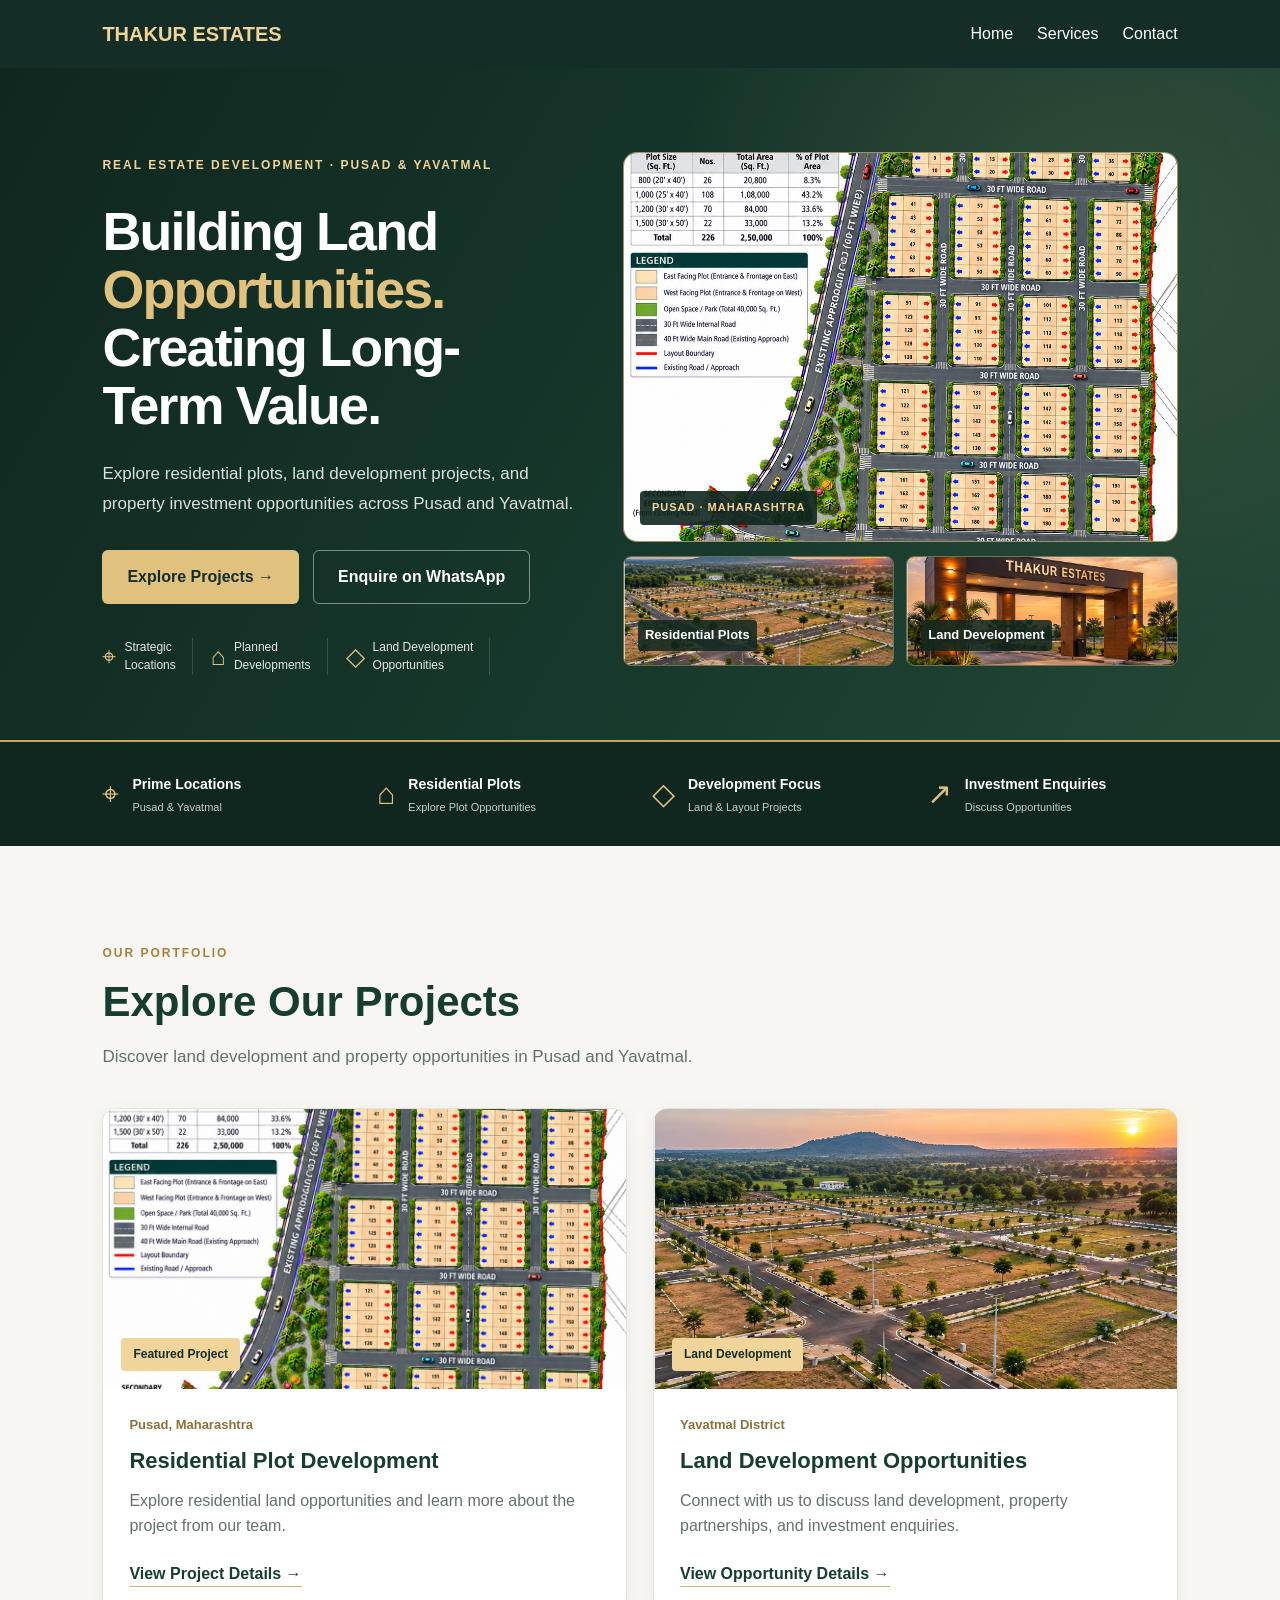
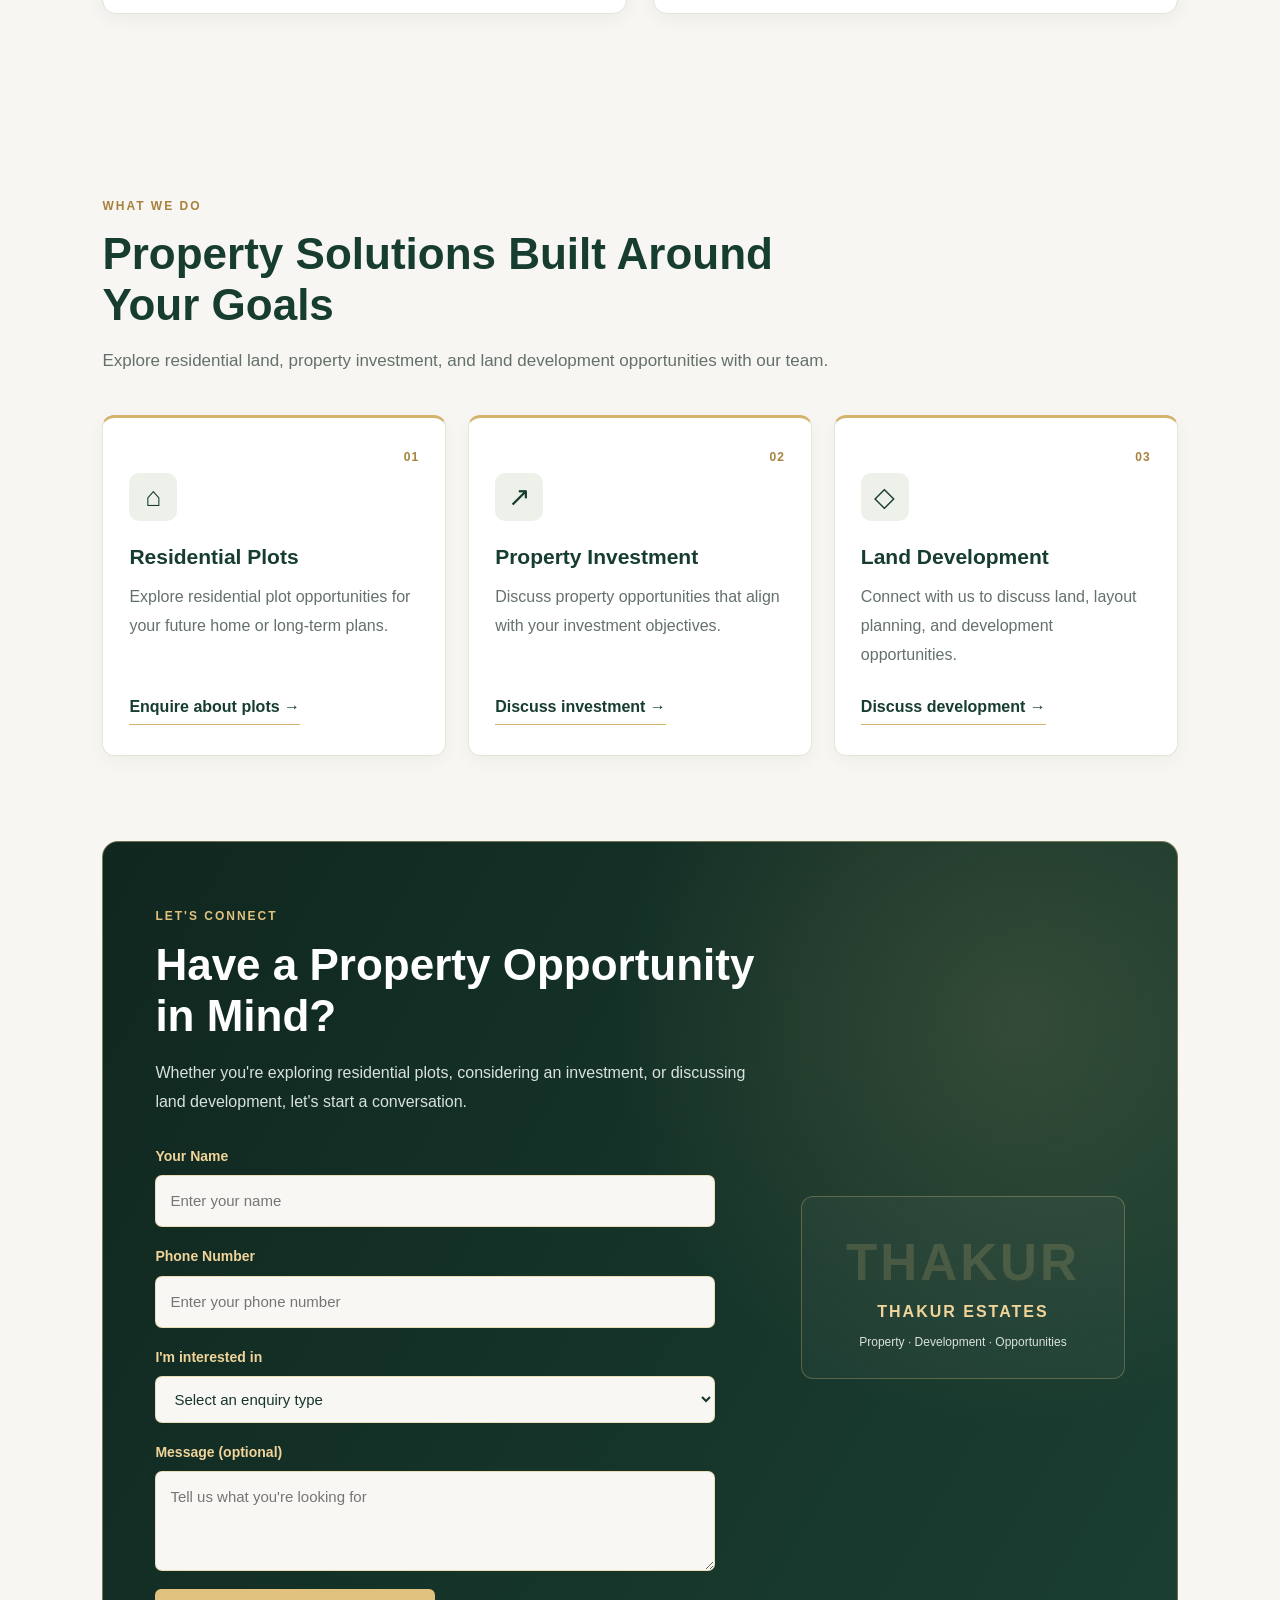
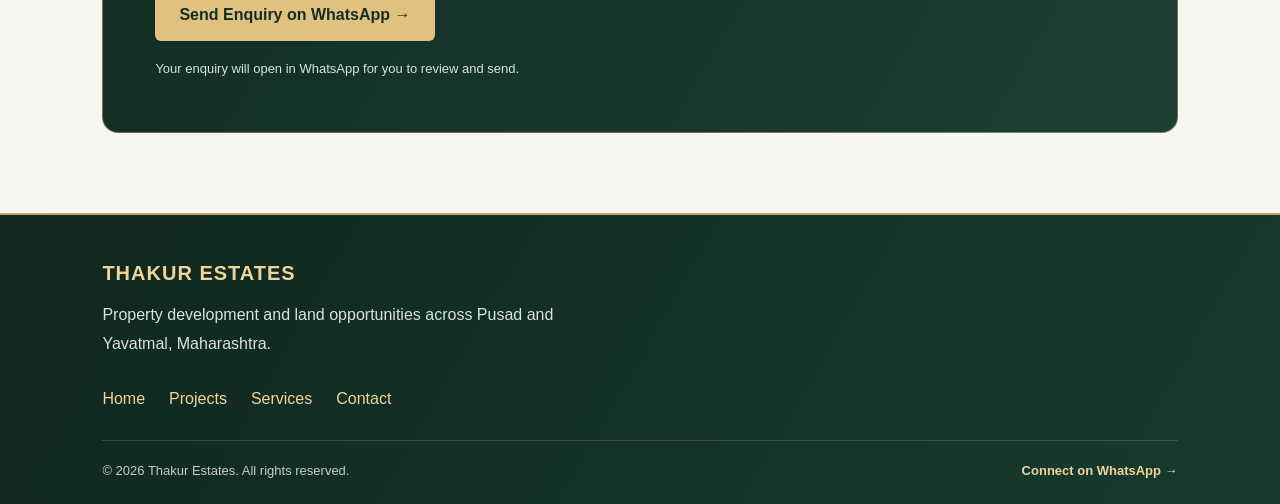
<file: index.html>
<!DOCTYPE html>
<html lang="en">
<head>
  <meta charset="UTF-8">
  <meta name="viewport" content="width=device-width, initial-scale=1.0">
  <title>Thakur Estates | Real Estate</title>
  <link rel="stylesheet" href="style.css">
</head>
<body>

  <header>
    <nav>
      <a href="#" class="logo">THAKUR ESTATES</a>

      <div class="nav-links">
        <a href="#home">Home</a>
        <a href="#services">Services</a>
        <a href="#contact">Contact</a>
      </div>
    </nav>
  </header>

  <main>
    

<section id="home" class="hero">
  <div class="hero-content">
    <p class="eyebrow">REAL ESTATE DEVELOPMENT · PUSAD & YAVATMAL</p>

    <h1>
      Building Land
      <span>Opportunities.</span>
      Creating Long-Term Value.
    </h1>

    <p class="hero-text">
      Explore residential plots, land development projects, and
      property investment opportunities across Pusad and Yavatmal.
    </p>

    <div class="hero-actions">
      <a class="button" href="#projects">Explore Projects →</a>

      <a
        class="button button-outline"
        href="https://wa.me/917776064111?text=Hello%2C%20I%20would%20like%20to%20know%20about%20your%20real%20estate%20projects."
        target="_blank"
        rel="noopener noreferrer"
      >
        Enquire on WhatsApp
      </a>
    </div>

    <div class="hero-highlights">
      <div class="hero-highlight">
        <span class="highlight-symbol">⌖</span>
        <span>Strategic<br>Locations</span>
      </div>

      <div class="hero-highlight">
        <span class="highlight-symbol">⌂</span>
        <span>Planned<br>Developments</span>
      </div>

      <div class="hero-highlight">
        <span class="highlight-symbol">◇</span>
        <span>Land Development<br>Opportunities</span>
      </div>
    </div>
  </div>

  <div class="hero-visual">
    <div class="hero-main-image">
      <img
        class="project-plan-image"
        src="images/pusad-project.jpg.png"
        alt="Property development photograph in Pusad"
      />
      <span class="image-caption">PUSAD · MAHARASHTRA</span>
    </div>

    
<div class="hero-gallery">
  <div class="gallery-card gallery-placeholder-one">
    <img
      src="images/project-aerial.jpg"
      alt="Illustrative aerial view of a residential plotted development"
    />
    <span>Residential Plots</span>
  </div>

  <div class="gallery-card gallery-placeholder-two">
    <img
      src="images/project-entrance.jpg"
      alt="Illustrative real estate development entrance"
    />
    <span>Land Development</span>
  </div>
</div>

  </div>
</section>

<section class="hero-feature-strip">
  <div class="feature-item">
    <span class="feature-icon">⌖</span>
    <div>
      <h3>Prime Locations</h3>
      <p>Pusad & Yavatmal</p>
    </div>
  </div>

  <div class="feature-item">
    <span class="feature-icon">⌂</span>
    <div>
      <h3>Residential Plots</h3>
      <p>Explore Plot Opportunities</p>
    </div>
  </div>

  <div class="feature-item">
    <span class="feature-icon">◇</span>
    <div>
      <h3>Development Focus</h3>
      <p>Land & Layout Projects</p>
    </div>
  </div>

  <div class="feature-item">
    <span class="feature-icon">↗</span>
    <div>
      <h3>Investment Enquiries</h3>
      <p>Discuss Opportunities</p>
    </div>
  </div>
</section>



<section id="projects" class="projects">
  <div class="section-heading">
    <p class="eyebrow">OUR PORTFOLIO</p>
    <h2>Explore Our Projects</h2>
    <p>
      Discover land development and property opportunities
      in Pusad and Yavatmal.
    </p>
  </div>

  <div class="project-list">
    <article class="project-card">
      <div class="project-image">
  <img
    src="images/pusad-project.jpg.png"
    alt="Residential plot development in Pusad"
  >
  <span class="project-badge">Featured Project</span>
</div>

      <div class="project-content">
        <p class="project-location">Pusad, Maharashtra</p>
        <h3>Residential Plot Development</h3>
        <p>
          Explore residential land opportunities and learn
          more about the project from our team.
        </p>

        
        <a class="project-link" href="project-pusad.html">
          View Project Details →
        </a>

      </div>
    </article>

    <article class="project-card">
      

    <div class="project-image project-image-two">
    <img
    src="images/project-aerial.jpg"
    alt="Illustrative aerial view of a plotted land development"
    >
    <span class="project-badge">Land Development</span>
    </div>


      <div class="project-content">
        <p class="project-location">Yavatmal District</p>
        <h3>Land Development Opportunities</h3>
        <p>
          Connect with us to discuss land development,
          property partnerships, and investment enquiries.
        </p>

        
        <a class="project-link" href="land-development.html">
        View Opportunity Details →
        </a>

      </div>
    </article>
  </div>
</section>

<section id="services" class="services">
  <div class="section-heading">
    <p class="eyebrow">WHAT WE DO</p>
    <h2>Property Solutions Built Around Your Goals</h2>
    <p>
      Explore residential land, property investment, and
      land development opportunities with our team.
    </p>
  </div>

  <div class="service-list">
    <article class="service-card">
      <span class="service-number">01</span>
      <div class="service-icon">⌂</div>
      <h3>Residential Plots</h3>
      <p>
        Explore residential plot opportunities for your
        future home or long-term plans.
      </p>
      <a
        class="service-link"
        href="https://wa.me/917776064111?text=Hello%2C%20I%20am%20interested%20in%20residential%20plots."
        target="_blank"
        rel="noopener noreferrer"
      >
        Enquire about plots →
      </a>
    </article>

    <article class="service-card">
      <span class="service-number">02</span>
      <div class="service-icon">↗</div>
      <h3>Property Investment</h3>
      <p>
        Discuss property opportunities that align with
        your investment objectives.
      </p>
      <a
        class="service-link"
        href="https://wa.me/917776064111?text=Hello%2C%20I%20would%20like%20to%20discuss%20property%20investment%20opportunities."
        target="_blank"
        rel="noopener noreferrer"
      >
        Discuss investment →
      </a>
    </article>

    <article class="service-card">
      <span class="service-number">03</span>
      <div class="service-icon">◇</div>
      <h3>Land Development</h3>
      <p>
        Connect with us to discuss land, layout planning,
        and development opportunities.
      </p>
      <a
        class="service-link"
        href="https://wa.me/917776064111?text=Hello%2C%20I%20would%20like%20to%20discuss%20land%20development."
        target="_blank"
        rel="noopener noreferrer"
      >
        Discuss development →
      </a>
    </article>
  </div>
</section>

<section id="contact" class="contact">
  <div class="contact-content">
    <p class="eyebrow">LET'S CONNECT</p>
    <h2>Have a Property Opportunity in Mind?</h2>
    <p>
      Whether you're exploring residential plots, considering
      an investment, or discussing land development, let's
      start a conversation.
    </p>

    <form id="enquiry-form" class="enquiry-form">
      <div class="form-group">
        <label for="enquiry-name">Your Name</label>
        <input
          type="text"
          id="enquiry-name"
          name="name"
          placeholder="Enter your name"
          required
        />
      </div>

      <div class="form-group">
        <label for="enquiry-phone">Phone Number</label>
        <input
          type="tel"
          id="enquiry-phone"
          name="phone"
          placeholder="Enter your phone number"
          inputmode="tel"
          pattern="[0-9+() -]{8,20}"
          required
        />
      </div>

      <div class="form-group">
        <label for="enquiry-type">I'm interested in</label>
        <select id="enquiry-type" name="interest" required>
          <option value="">Select an enquiry type</option>
          <option value="Residential Plots">Residential Plots</option>
          <option value="Property Investment">Property Investment</option>
          <option value="Land Development">Land Development</option>
          <option value="Joint Development Partnership">
            Joint Development Partnership
          </option>
          <option value="Other Property Enquiry">Other</option>
        </select>
      </div>

      <div class="form-group">
        <label for="enquiry-message">Message (optional)</label>
        <textarea
          id="enquiry-message"
          name="message"
          rows="3"
          placeholder="Tell us what you're looking for"
        ></textarea>
      </div>

      <button type="submit" class="button contact-button">
        Send Enquiry on WhatsApp →
      </button>
      <p class="form-note">
        Your enquiry will open in WhatsApp for you to review and send.
      </p>
    </form>
  </div>

  <div class="contact-side">
    <span class="contact-decoration">THAKUR</span>
    <p>THAKUR ESTATES</p>
    <span>Property · Development · Opportunities</span>
  </div>
</section>


<footer class="site-footer">
  <div class="footer-main">
    <a href="#home" class="footer-brand">THAKUR ESTATES</a>
    <p>
      Property development and land opportunities across
      Pusad and Yavatmal, Maharashtra.
    </p>
  </div>

  <div class="footer-links">
    <a href="#home">Home</a>
    <a href="#projects">Projects</a>
    <a href="#services">Services</a>
    <a href="#contact">Contact</a>
  </div>

  <div class="footer-bottom">
    <p>© 2026 Thakur Estates. All rights reserved.</p>
    <a
      href="https://wa.me/917776064111?text=Hello%2C%20I%20would%20like%20to%20contact%20Thakur%20Estates."
      target="_blank"
      rel="noopener noreferrer"
    >
      Connect on WhatsApp →
    </a>
  </div>
</footer>

  </main>



  <script src="script.js"></script>
</body>
</html>
</file>
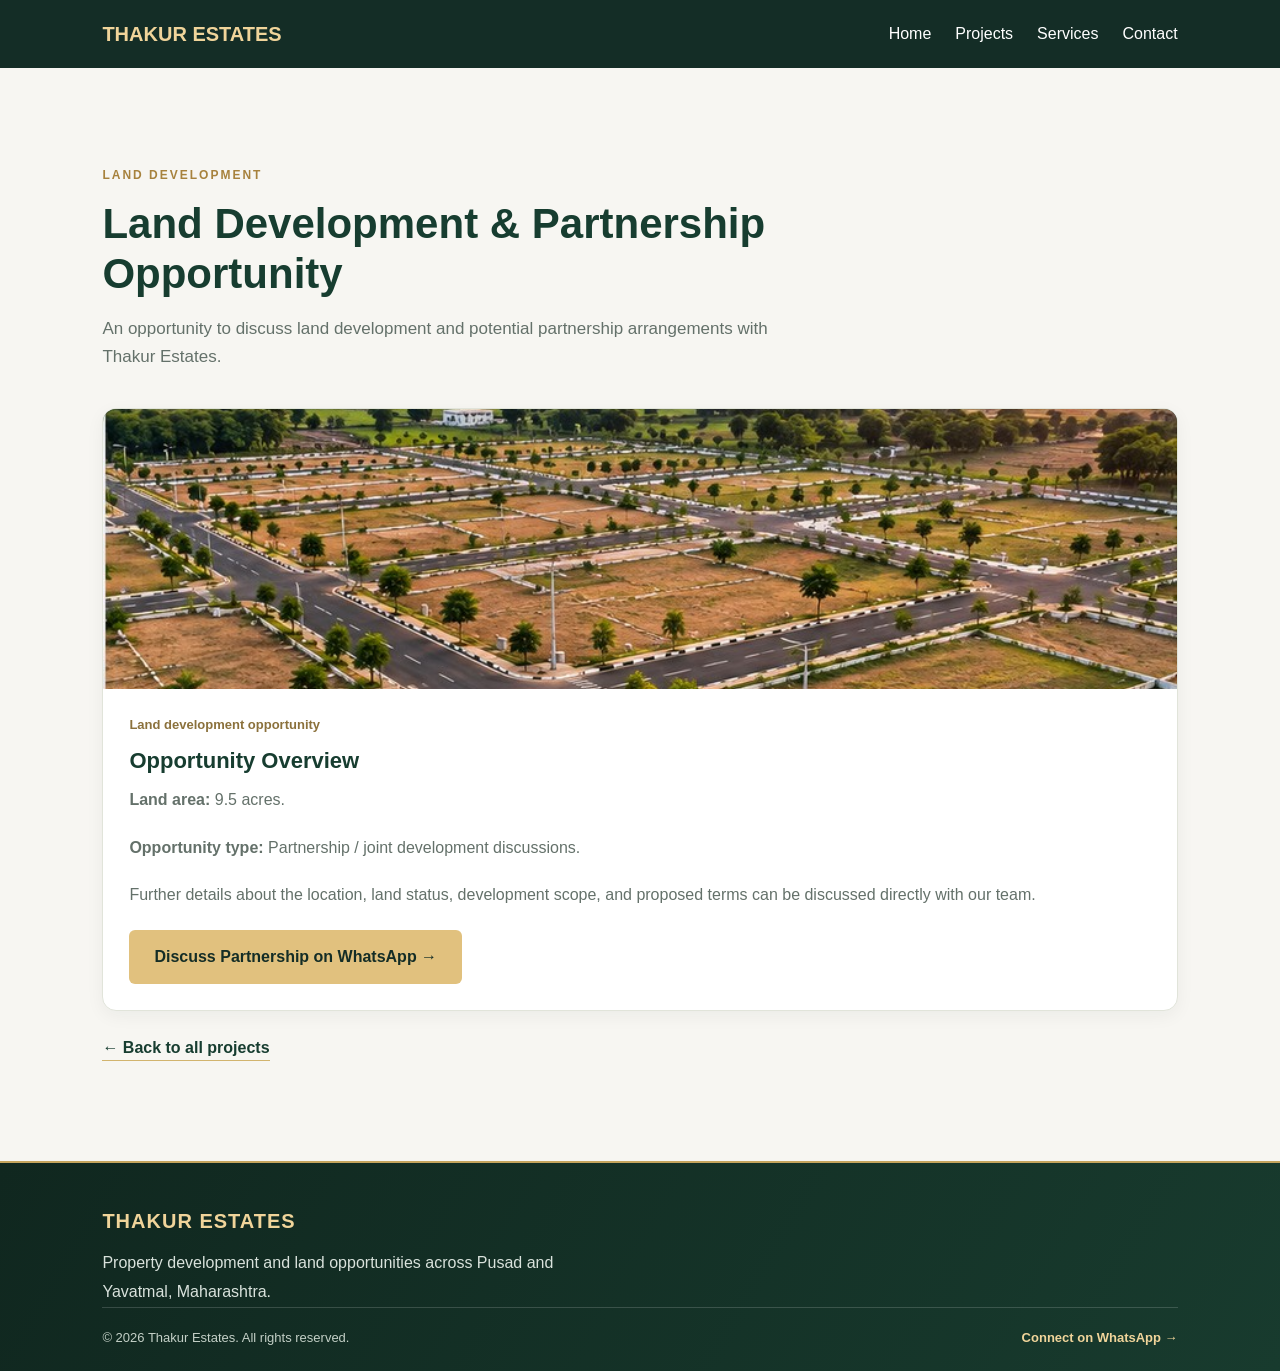
<file: land-development.html>
<!DOCTYPE html>
<html lang="en">
<head>
  <meta charset="UTF-8">
  <meta name="viewport" content="width=device-width, initial-scale=1.0">
  <meta name="description" content="Land development and partnership opportunity information from Thakur Estates.">
  <title>Land Development Opportunities | Thakur Estates</title>
  <link rel="stylesheet" href="style.css">
</head>
<body>

  <header>
    <nav>
      <a class="logo" href="index.html">THAKUR ESTATES</a>
      <div class="nav-links">
        <a href="index.html#home">Home</a>
        <a href="index.html#projects">Projects</a>
        <a href="index.html#services">Services</a>
        <a href="index.html#contact">Contact</a>
      </div>
    </nav>
  </header>

  <main>
    <section class="projects">
      <div class="section-heading">
        <p class="eyebrow">LAND DEVELOPMENT</p>
        <h2>Land Development & Partnership Opportunity</h2>
        <p>
          An opportunity to discuss land development and
          potential partnership arrangements with Thakur Estates.
        </p>
      </div>

      <article class="project-card">
        
<div class="project-image project-image-two">
  <a
    href="images/project-aerial.jpg"
    target="_blank"
    rel="noopener noreferrer"
    aria-label="Open the full land development image"
  >
    <img
      src="images/project-aerial.jpg"
      alt="Illustrative aerial view of plotted land development"
    >
  </a>
  <p class="image-hint">Click image to view full size ↗</p>
</div>


        <div class="project-content">
          <p class="project-location">Land development opportunity</p>
          <h3>Opportunity Overview</h3>

          <p>
            <strong>Land area:</strong> 9.5 acres.
          </p>

          <p>
            <strong>Opportunity type:</strong>
            Partnership / joint development discussions.
          </p>

          <p>
            Further details about the location, land status,
            development scope, and proposed terms can be
            discussed directly with our team.
          </p>

          <a
            class="button"
            href="https://wa.me/917776064111?text=Hello%2C%20I%20would%20like%20to%20discuss%20the%209.5-acre%20land%20development%20partnership%20opportunity."
            target="_blank"
            rel="noopener noreferrer"
          >
            Discuss Partnership on WhatsApp →
          </a>
        </div>
      </article>

      <p style="margin-top: 24px;">
        <a class="project-link" href="index.html#projects">
          ← Back to all projects
        </a>
      </p>
    </section>
  </main>

  <footer class="site-footer">
    <div class="footer-main">
      <a href="index.html" class="footer-brand">THAKUR ESTATES</a>
      <p>Property development and land opportunities across Pusad and Yavatmal, Maharashtra.</p>
    </div>
    <div class="footer-bottom">
      <p>© 2026 Thakur Estates. All rights reserved.</p>
      <a
        href="https://wa.me/917776064111?text=Hello%2C%20I%20would%20like%20to%20contact%20Thakur%20Estates."
        target="_blank"
        rel="noopener noreferrer"
      >Connect on WhatsApp →</a>
    </div>
  </footer>

</body>
</html>
</file>
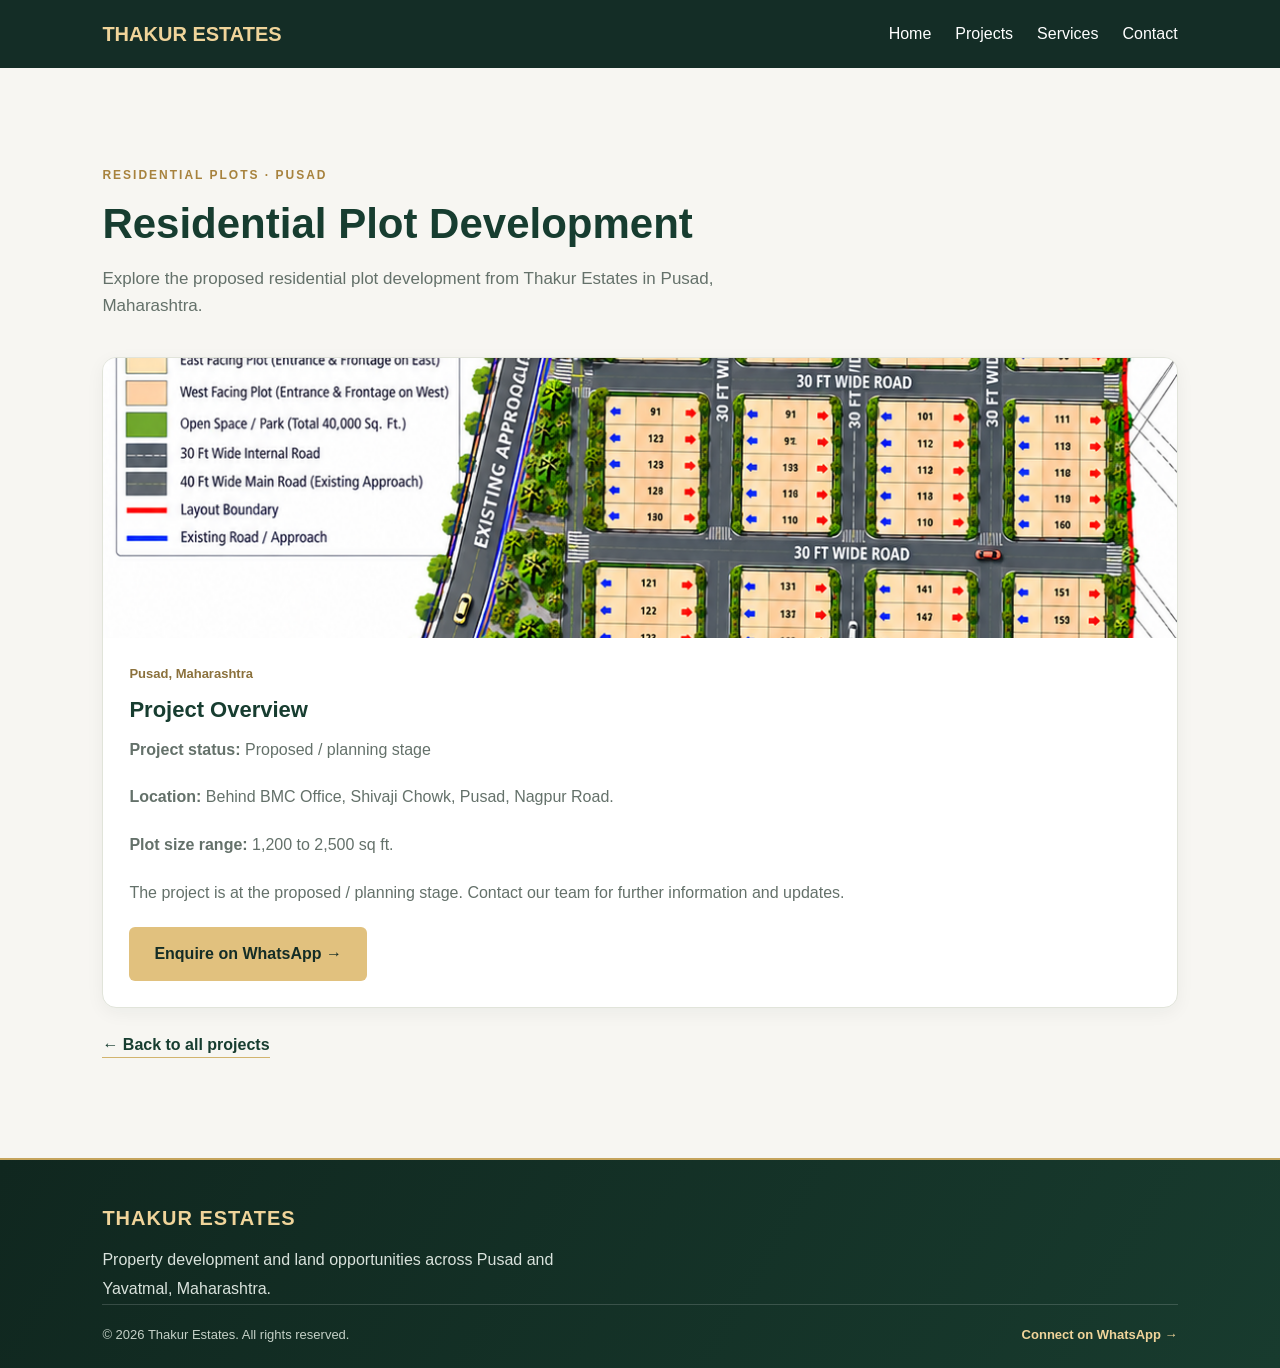
<file: project-pusad.html>
<!DOCTYPE html>
<html lang="en">
<head>
  <meta charset="UTF-8">
  <meta name="viewport" content="width=device-width, initial-scale=1.0">
  <meta name="description" content="Residential plot project information in Pusad, Maharashtra, from Thakur Estates.">
  <title>Residential Plots in Pusad | Thakur Estates</title>
  <link rel="stylesheet" href="style.css">
</head>
<body>

  <header>
    <nav>
      <a class="logo" href="index.html">THAKUR ESTATES</a>
      <div class="nav-links">
        <a href="index.html#home">Home</a>
        <a href="index.html#projects">Projects</a>
        <a href="index.html#services">Services</a>
        <a href="index.html#contact">Contact</a>
      </div>
    </nav>
  </header>

  <main>
    <section class="projects">
      <div class="section-heading">
        <p class="eyebrow">RESIDENTIAL PLOTS · PUSAD</p>
        <h2>Residential Plot Development</h2>
        <p>
          Explore the proposed residential plot development
          from Thakur Estates in Pusad, Maharashtra.
        </p>
      </div>

      <article class="project-card">
        
<div class="project-image project-plan-container">
  <a
    href="images/pusad-project.jpg.png"
    target="_blank"
    rel="noopener noreferrer"
    aria-label="Open the complete Pusad residential layout plan"
  >
    <img
      class="project-plan-image"
      src="images/pusad-project.jpg.png"
      alt="Residential plot layout plan in Pusad. Click to view the full image."
    >
  </a>
  <p class="image-hint">Click the layout plan to view the full image ↗</p>
</div>


        <div class="project-content">
          <p class="project-location">Pusad, Maharashtra</p>
          <h3>Project Overview</h3>

          <p>
            <strong>Project status:</strong>
            Proposed / planning stage
          </p>

          <p>
            <strong>Location:</strong>
            Behind BMC Office, Shivaji Chowk, Pusad, Nagpur Road.
          </p>

          <p>
            <strong>Plot size range:</strong>
            1,200 to 2,500 sq ft.
          </p>

          <p>
            The project is at the proposed / planning stage.
            Contact our team for further information and updates.
          </p>

          <a
            class="button"
            href="https://wa.me/917776064111?text=Hello%2C%20I%20am%20interested%20in%20the%20proposed%20Pusad%20residential%20plot%20project.%20Please%20share%20further%20details."
            target="_blank"
            rel="noopener noreferrer"
          >
            Enquire on WhatsApp →
          </a>
        </div>
      </article>

      <p style="margin-top: 24px;">
        <a class="project-link" href="index.html#projects">
          ← Back to all projects
        </a>
      </p>
    </section>
  </main>

  <footer class="site-footer">
    <div class="footer-main">
      <a href="index.html" class="footer-brand">THAKUR ESTATES</a>
      <p>Property development and land opportunities across Pusad and Yavatmal, Maharashtra.</p>
    </div>
    <div class="footer-bottom">
      <p>© 2026 Thakur Estates. All rights reserved.</p>
      <a
        href="https://wa.me/917776064111?text=Hello%2C%20I%20would%20like%20to%20contact%20Thakur%20Estates."
        target="_blank"
        rel="noopener noreferrer"
      >Connect on WhatsApp →</a>
    </div>
  </footer>

</body>
</html>
</file>
<file: style.css>
/* BASIC RESET */
* {
  box-sizing: border-box;
}

body {
  margin: 0;
  font-family: Arial, sans-serif;
  color: #24332d;
  background-color: #f7f6f2;
  line-height: 1.6;
}

/* NAVIGATION */
header {
  background-color: #142d26;
  padding: 18px 8%;
}

nav {
  display: flex;
  justify-content: space-between;
  align-items: center;
  gap: 20px;
}

.logo {
  color: #f0d49a;
  text-decoration: none;
  font-size: 20px;
  font-weight: bold;
}

.nav-links {
  display: flex;
  gap: 24px;
}

.nav-links a {
  color: white;
  text-decoration: none;
}

.nav-links a:hover {
  color: #f0d49a;
}

/* HERO SECTION */
.hero {
  display: grid;
  grid-template-columns: minmax(0, 0.92fr) minmax(0, 1.08fr);
  align-items: center;
  gap: 48px;
  position: relative;
  overflow: hidden;
  padding: 75px 8% 65px;
  color: white;
  background:
    radial-gradient(circle at 85% 25%, rgba(225, 193, 126, 0.12), transparent 35%),
    linear-gradient(120deg, #10271f, #183b2e 65%, #244735);
  border-bottom: 2px solid #c5a45d;
}


.hero-content {
  min-width: 0;
  max-width: 650px;
}

.eyebrow {
  color: #f0d49a;
  font-size: 12px;
  font-weight: bold;
  letter-spacing: 2px;
  line-height: 1.8;
}


.hero h1 {
  max-width: 650px;
  margin: 25px 0;
  font-size: clamp(38px, 4.2vw, 64px);
  line-height: 1.08;
  letter-spacing: -1.8px;
}

.hero h1 span {
  display: block;
  color: #e1c17e;
}


.hero-text {
  max-width: 540px;
  color: #d9e2dc;
  font-size: 17px;
  line-height: 1.8;
  margin-bottom: 30px;
}


.hero-actions {
  display: flex;
  flex-wrap: wrap;
  gap: 14px;
  align-items: center;
}

.hero-highlights {
  display: flex;
  flex-wrap: wrap;
  gap: 18px;
  margin-top: 34px;
}

.hero-highlight {
  display: flex;
  align-items: center;
  gap: 8px;
  padding-right: 16px;
  color: #e5e9e5;
  font-size: 12px;
  line-height: 1.5;
  border-right: 1px solid rgba(255, 255, 255, 0.15);
}

.highlight-symbol {
  color: #e1c17e;
  font-size: 25px;
}

.hero-visual {
  min-width: 0;
}

.hero-main-image {
  height: 390px;
  position: relative;
  overflow: hidden;
  border: 1px solid rgba(225, 193, 126, 0.65);
  border-radius: 14px;
  background: #243f32;
}

.hero-main-image img {
  display: block;
  width: 100%;
  height: 100%;
  object-fit: cover;
  object-position: center;
}

.image-caption {
  position: absolute;
  left: 16px;
  bottom: 16px;
  padding: 8px 12px;
  border-radius: 4px;
  background: rgba(16, 39, 31, 0.9);
  color: #f0d49a;
  font-size: 11px;
  font-weight: bold;
  letter-spacing: 1px;
}

.hero-gallery {
  display: grid;
  grid-template-columns: 1fr 1fr;
  gap: 12px;
  margin-top: 14px;
}


.gallery-card {
  position: relative;
  display: flex;
  align-items: flex-end;
  min-height: 110px;
  padding: 14px;
  overflow: hidden;
  border: 1px solid rgba(225, 193, 126, 0.4);
  border-radius: 8px;
  color: white;
  font-size: 13px;
  font-weight: bold;
}

.gallery-card img {
  position: absolute;
  inset: 0;
  width: 100%;
  height: 100%;
  object-fit: cover;
}

.gallery-card span {
  position: relative;
  z-index: 1;
  padding: 5px 7px;
  border-radius: 4px;
  background: rgba(16, 39, 31, 0.85);
}


/* FEATURE STRIP */
.hero-feature-strip {
  display: grid;
  grid-template-columns: repeat(4, minmax(0, 1fr));
  gap: 24px;
  padding: 28px 8%;
  background: #10271f;
  color: white;
}

.feature-item {
  display: flex;
  align-items: center;
  gap: 13px;
  min-width: 0;
}

.feature-icon {
  color: #e1c17e;
  font-size: 30px;
}

.feature-item h3 {
  margin: 0 0 4px;
  font-size: 14px;
}

.feature-item p {
  margin: 0;
  color: #c4d0c7;
  font-size: 11px;
  line-height: 1.5;
}

/* TABLET */
@media (max-width: 1000px) {
  .hero {
    grid-template-columns: 1fr;
    gap: 36px;
    padding: 60px 6%;
  }

  .hero-content {
    max-width: 760px;
  }

  .hero-main-image {
    height: 360px;
  }

  .hero-feature-strip {
    grid-template-columns: repeat(2, minmax(0, 1fr));
    padding: 28px 6%;
  }
}

/* MOBILE */
@media (max-width: 700px) {
  .hero {
    padding: 48px 5%;
    gap: 28px;
  }

  .hero h1 {
    font-size: clamp(36px, 9vw, 48px);
    letter-spacing: -1px;
  }

  .hero-text {
    font-size: 16px;
  }

  .hero-actions {
    align-items: stretch;
  }

  .hero-actions .button {
    width: 100%;
  }

  .hero-highlights {
    gap: 12px;
  }

  .hero-highlight {
    padding-right: 10px;
    font-size: 11px;
  }

  .hero-main-image {
    height: 260px;
  }

  .gallery-card {
    min-height: 90px;
    padding: 10px;
    font-size: 12px;
  }

  .hero-feature-strip {
    grid-template-columns: 1fr 1fr;
    gap: 22px 14px;
    padding: 26px 5%;
  }

  .feature-item {
    gap: 8px;
  }

  .feature-icon {
    font-size: 24px;
  }

  .feature-item h3 {
    font-size: 12px;
  }

  .feature-item p {
    font-size: 10px;
  }
}get sta

/* BUTTONS */

.button:hover {
  background-color: #f0d49a;
  transform: translateY(-2px);
}

.button-outline {
  color: white;
  background-color: transparent;
  border-color: rgba(255, 255, 255, 0.45);
}

.button-outline:hover {
  color: #142d26;
  background-color: white;
}


/* BUTTONS */
.button {
  display: inline-flex;
  align-items: center;
  justify-content: center;
  min-height: 48px;
  padding: 13px 24px;
  border: 1px solid transparent;
  border-radius: 6px;
  background-color: #e1c17e;
  color: #142d26;
  font-weight: bold;
  text-decoration: none;
  transition: background-color 0.2s ease, transform 0.2s ease;
}

.button:hover {
  background-color: #f0d49a;
  transform: translateY(-2px);
}

.button-outline {
  color: white;
  background-color: transparent;
  border-color: rgba(255, 255, 255, 0.45);
}

.button-outline:hover {
  color: #142d26;
  background-color: white;
}


.button:hover {
  background-color: #f0d49a;
}

/* PROJECT PORTFOLIO */
.projects {
  padding: 85px 8%;
  background-color: #f7f6f2;
}

.section-heading {
  max-width: 680px;
  margin-bottom: 38px;
}

.section-heading .eyebrow {
  color: #a7823d;
  margin-bottom: 12px;
}

.section-heading h2 {
  color: #173d30;
  font-size: clamp(30px, 4vw, 42px);
  line-height: 1.2;
  margin: 0 0 16px;
}

.section-heading > p:last-child {
  color: #64716a;
  font-size: 17px;
  margin: 0;
}

.project-list {
  display: grid;
  grid-template-columns: repeat(2, minmax(0, 1fr));
  gap: 26px;
}


.project-card {
  overflow: hidden;
  background-color: #ffffff;
  border: 1px solid #e1e4da;
  border-radius: 14px;
  box-shadow: 0 5px 18px rgba(20, 45, 38, 0.05);
  transition: transform 0.25s ease, box-shadow 0.25s ease;
}

.project-card:hover {
  transform: translateY(-5px);
  box-shadow: 0 16px 35px rgba(20, 45, 38, 0.12);
}


/* Temporary visual panels until we add real project photos */

/* PROJECT IMAGE PANELS */

.project-image {
  position: relative;
  width: 100%;
  height: 280px;
  overflow: hidden;
  background-color: #e5e5dc;
}

.project-image img {
  display: block;
  width: 100%;
  height: 100%;
  object-fit: cover;
  object-position: center;
}

.project-image-two {
  background:
    radial-gradient(
      circle at 80% 20%,
      rgba(240, 212, 154, 0.28),
      transparent 35%
    ),
    linear-gradient(135deg, #536c5b, #243f32);
}

.project-card:hover .project-image img {
  transform: scale(1.02);
}

.project-badge {
  position: absolute;
  left: 18px;
  bottom: 18px;
  padding: 7px 12px;
  border-radius: 4px;
  background-color: #f0d49a;
  color: #142d26;
  font-size: 12px;
  font-weight: bold;
}

.project-content {
  padding: 26px;
}

.project-location {
  color: #8b713c;
  font-size: 13px;
  font-weight: bold;
  margin: 0 0 10px;
}

.project-content h3 {
  color: #173d30;
  font-size: 22px;
  line-height: 1.35;
  margin: 0 0 12px;
}

.project-content > p:not(.project-location) {
  color: #64716a;
  margin: 0 0 22px;
}

.project-link {
  color: #173d30;
  font-weight: bold;
  text-decoration: none;
  border-bottom: 1px solid #d2b46e;
  padding-bottom: 4px;
}

.project-link:hover {
  color: #98742e;
}


/* SERVICES */
.services {
  padding: 85px 8%;
  background-color: #f7f6f2;
}

.services h2,
.contact h2 {
  font-size: 32px;
  margin-top: 0;
}

.service-list {
  display: grid;
  grid-template-columns: repeat(3, minmax(0, 1fr));
  gap: 22px;
  margin-top: 32px;
}
.services .section-heading {
  max-width: 760px;
  margin-bottom: 38px;
}

.services .section-heading .eyebrow {
  color: #a7823d;
}

.services .section-heading h2 {
  color: #173d30;
  font-size: clamp(30px, 4vw, 44px);
  line-height: 1.15;
  margin: 0 0 16px;
}

.services .section-heading > p:last-child {
  color: #64716a;
  font-size: 17px;
  line-height: 1.8;
}

.service-list {
  display: grid;
  grid-template-columns: repeat(3, minmax(0, 1fr));
  gap: 22px;
  margin-top: 32px;
}

.service-card {
  position: relative;
  display: flex;
  flex-direction: column;
  align-items: flex-start;
  min-height: 310px;
  padding: 30px 26px;
  background: #ffffff;
  border: 1px solid #e5e5dc;
  border-top: 3px solid #d4b36c;
  border-radius: 12px;
  box-shadow: 0 5px 18px rgba(20, 45, 38, 0.04);
  transition: transform 0.25s ease, box-shadow 0.25s ease;
}

.service-card:hover {
  transform: translateY(-5px);
  box-shadow: 0 16px 35px rgba(20, 45, 38, 0.1);
}

.service-number {
  align-self: flex-end;
  color: #a7823d;
  font-size: 12px;
  font-weight: bold;
  letter-spacing: 1px;
}

.service-icon {
  display: grid;
  place-items: center;
  width: 48px;
  height: 48px;
  margin: 6px 0 22px;
  border-radius: 10px;
  background-color: #edf1e9;
  color: #173d30;
  font-size: 27px;
}

.service-card h3 {
  color: #173d30;
  font-size: 21px;
  line-height: 1.35;
  margin: 0 0 12px;
}

.service-card p {
  color: #64716a;
  line-height: 1.8;
  margin: 0 0 24px;
}

.service-link {
  margin-top: auto;
  color: #173d30;
  font-weight: bold;
  text-decoration: none;
  border-bottom: 1px solid #d2b46e;
  padding-bottom: 5px;
}

.service-link:hover {
  color: #98742e;
}



/* CONTACT */
.contact {
  display: grid;
  grid-template-columns: minmax(0, 1.5fr) minmax(0, 0.8fr);
  align-items: center;
  gap: 40px;
  margin: 0 8% 80px;
  padding: 52px;
  overflow: hidden;
  position: relative;
  background:
    radial-gradient(circle at 85% 20%, rgba(225, 193, 126, 0.14), transparent 35%),
    linear-gradient(120deg, #10271f, #1b4033);
  color: white;
  border: 1px solid rgba(225, 193, 126, 0.45);
  border-radius: 16px;
}

.contact-content {
  position: relative;
  z-index: 1;
}

.contact .eyebrow {
  color: #e1c17e;
}

.contact h2 {
  max-width: 650px;
  margin: 12px 0 18px;
  color: white;
  font-size: clamp(30px, 3.5vw, 44px);
  line-height: 1.15;
}

.contact-content > p:not(.eyebrow) {
  max-width: 600px;
  margin: 0 0 28px;
  color: #d9e2dc;
  font-size: 16px;
  line-height: 1.8;
}

.contact-button {
  background-color: #e1c17e;
  color: #142d26;
}

.contact-side {
  display: flex;
  flex-direction: column;
  align-items: center;
  justify-content: center;
  min-height: 180px;
  padding: 25px;
  border: 1px solid rgba(225, 193, 126, 0.3);
  border-radius: 12px;
  background: rgba(255, 255, 255, 0.035);
  text-align: center;
}

.contact-decoration {
  color: rgba(225, 193, 126, 0.18);
  font-size: clamp(32px, 4vw, 55px);
  font-weight: bold;
  letter-spacing: 3px;
}

.contact-side p {
  margin: -5px 0 8px;
  color: #f0d49a;
  font-weight: bold;
  letter-spacing: 2px;
}

.contact-side > span:last-child {
  color: #d9e2dc;
  font-size: 12px;
  line-height: 1.7;
}

@media (max-width: 700px) {
  .contact {
    grid-template-columns: 1fr;
    gap: 28px;
    margin: 0 5% 45px;
    padding: 30px 24px;
  }

  .contact-side {
    min-height: 145px;
  }
}


/* FOOTER */
.site-footer {
  padding: 42px 8% 22px;
  background: linear-gradient(120deg, #10271f, #183b2e);
  color: white;
  border-top: 2px solid #c5a45d;
}

.footer-main {
  max-width: 560px;
}

.footer-brand {
  display: inline-block;
  margin-bottom: 12px;
  color: #f0d49a;
  font-size: 20px;
  font-weight: bold;
  letter-spacing: 1px;
  text-decoration: none;
}

.footer-main p {
  max-width: 480px;
  margin: 0;
  color: #d9e2dc;
  line-height: 1.8;
}

.footer-links {
  display: flex;
  flex-wrap: wrap;
  gap: 24px;
  margin: 28px 0;
}

.footer-links a,
.footer-bottom a {
  color: #f0d49a;
  text-decoration: none;
}

.footer-links a:hover,
.footer-bottom a:hover {
  color: white;
}

.footer-bottom {
  display: flex;
  align-items: center;
  justify-content: space-between;
  gap: 18px;
  padding-top: 20px;
  border-top: 1px solid rgba(255, 255, 255, 0.16);
}

.footer-bottom p {
  margin: 0;
  color: #c4d0c7;
  font-size: 13px;
}

.footer-bottom a {
  font-size: 13px;
  font-weight: bold;
}

@media (max-width: 700px) {
  .site-footer {
    padding: 35px 5% 22px;
  }

  .footer-links {
    gap: 16px;
  }

  .footer-bottom {
    align-items: flex-start;
    flex-direction: column;
  }
}


/* MOBILE RESPONSIVENESS */

/* MOBILE RESPONSIVENESS */
@media (max-width: 700px) {
  header {
    padding: 18px 5%;
  }

  nav {
    align-items: flex-start;
    flex-direction: column;
  }

  .nav-links {
    gap: 18px;
    flex-wrap: wrap;
  }

  .hero {
    padding: 65px 5%;
  }

  .hero h1 {
    letter-spacing: -0.7px;
  }

  .hero-actions {
    align-items: stretch;
  }

  .hero-actions .button {
    width: 100%;
  }

  .projects {
    padding: 55px 5%;
  }

  .project-list {
    grid-template-columns: 1fr;
  }

  .project-image {
    height: 220px;
    min-height: 0;
  }

  .project-content {
    padding: 22px;
  }

  .services {
    padding: 55px 5%;
  }

  .service-list {
    grid-template-columns: 1fr;
  }

  .contact {
    margin: 0 5% 45px;
    padding: 28px;
  }


/* Show the complete plotted-layout plan */
.project-image img.project-plan-image {
  object-fit: contain;
  object-position: center;
  background-color: #ffffff;
  padding: 8px;
}


/* Clickable project layout plan */
.project-plan-container {
  height: 360px;
  background-color: #ffffff;
}

.project-plan-container > a {
  display: block;
  width: 100%;
  height: 100%;
  cursor: zoom-in;
}

.project-image img.project-plan-image {
  width: 100%;
  height: 100%;
  padding: 12px;
  object-fit: contain;
  object-position: center;
  background-color: #ffffff;
}

.image-hint {
  position: absolute;
  right: 12px;
  bottom: 12px;
  z-index: 2;
  margin: 0;
  padding: 7px 10px;
  border-radius: 5px;
  background-color: rgba(20, 45, 38, 0.9);
  color: #ffffff;
  font-size: 12px;
  pointer-events: none;
}

@media (max-width: 700px) {
  .project-plan-container {
    height: 280px;
  }
}

}
/* WHATSAPP ENQUIRY FORM */
.enquiry-form {
  display: grid;
  gap: 18px;
  margin-top: 28px;
  max-width: 560px;
}

.form-group {
  display: grid;
  gap: 8px;
}

.form-group label {
  color: #f0d49a;
  font-size: 14px;
  font-weight: 600;
}


.form-group input,
.form-group select,
.form-group textarea {
  display: block;
  box-sizing: border-box;
  width: 100%;
  max-width: 100%;
  min-width: 0;
  padding: 13px 14px;
  border: 1px solid rgba(225, 193, 126, 0.5);
  border-radius: 7px;
  background: #f8f7f3;
  color: #17352a;
  font: inherit;
  font-size: 15px;
}


.form-group input:focus,
.form-group select:focus,
.form-group textarea:focus {
  outline: 2px solid #e1c17e;
  outline-offset: 2px;
}

.form-group textarea {
  resize: vertical;
  min-height: 100px;
}

.enquiry-form .contact-button {
  justify-self: start;
  border: none;
  cursor: pointer;
  font: inherit;
  font-weight: 600;
}

.form-note {
  margin: 0;
  color: #d9e2dc;
  font-size: 13px;
  line-height: 1.6;
}

@media (max-width: 700px) {
  .enquiry-form {
    max-width: none;
  }

  .enquiry-form .contact-button {
    width: 100%;
    justify-self: stretch;
  }
}

/* Enquiry form controls — final override */
#enquiry-form .form-group input,
#enquiry-form .form-group select,
#enquiry-form .form-group textarea {
  display: block;
  width: 100%;
  max-width: 100%;
  box-sizing: border-box;
  padding: 13px 14px;
  border: 1px solid rgba(225, 193, 126, 0.5);
  border-radius: 7px;
  background: #f8f7f3;
  color: #17352a;
  font: inherit;
  font-size: 15px;
}

#enquiry-form .form-group {
  display: grid;
  grid-template-columns: 1fr;
  gap: 8px;
}

#enquiry-form .form-group label {
  color: #f0d49a;
  font-weight: 600;
}
</file>
